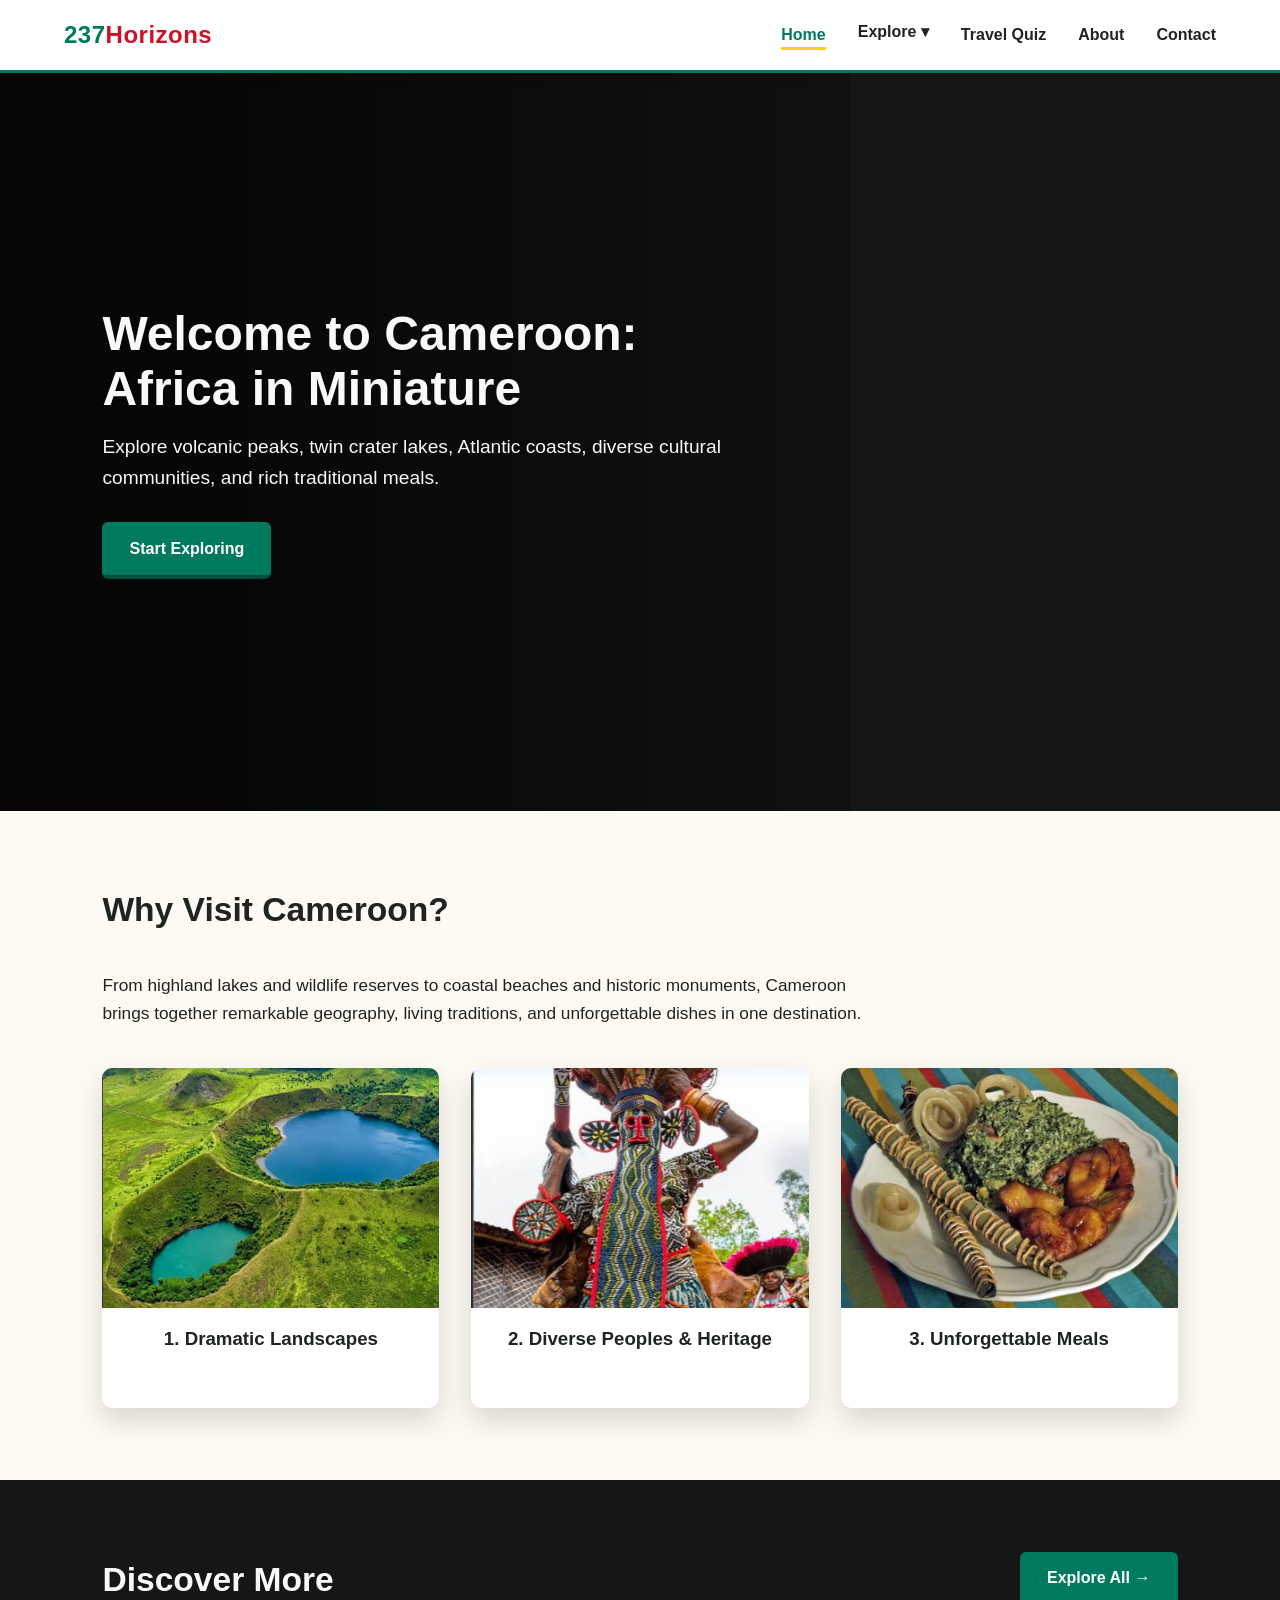
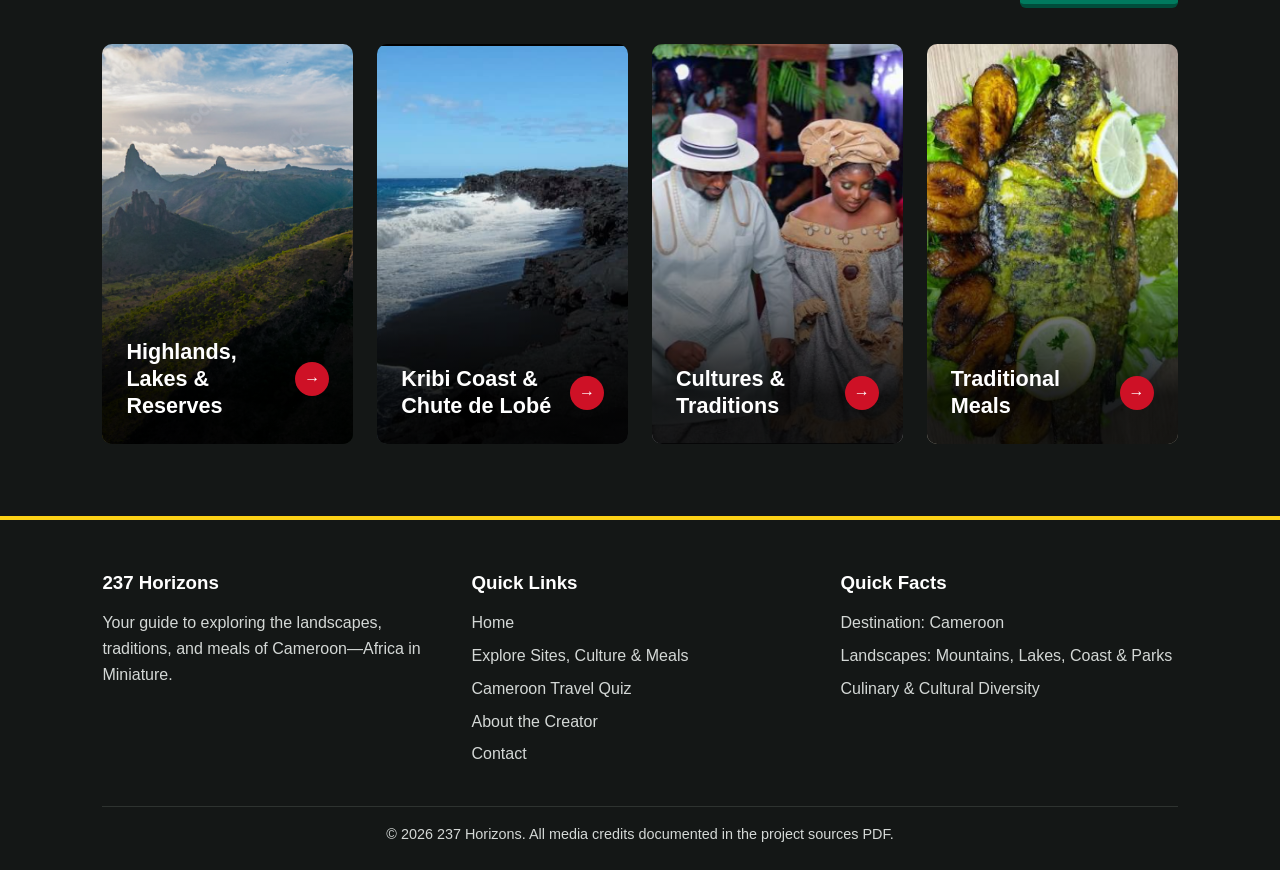
<file: index.html>
<!DOCTYPE html>
<html lang="en">
<head>
  <meta charset="UTF-8">
  <meta name="viewport" content="width=device-width, initial-scale=1.0">
  <title>237 Horizons | Discover Cameroon - Africa in Miniature</title>
  <link rel="stylesheet" href="css/style.css">
</head>
<body>

  <!-- SHARED NAVIGATION -->
  <header>
    <nav class="navbar">
      <a href="index.html" class="logo">237<span>Horizons</span></a>
      <ul class="nav-links">
        <li><a href="index.html" class="active">Home</a></li>
        <li>
          <details class="mega-dropdown">
            <summary>Explore &#9662;</summary>
            <div class="dropdown-panel">
              <div class="dropdown-links">
                <a href="explore.html#attractions">
                  <strong>Tourist Sites</strong>
                  <span>Mount Fako, Chute de Lob&eacute;, Mfoumban &amp; Waza</span>
                </a>
                <a href="explore.html#culture">
                  <strong>Traditions &amp; Culture</strong>
                  <span>Grassfields, Sawa, Beti-Fang, Islamic &amp; Pygmies</span>
                </a>
                <a href="explore.html#cuisine">
                  <strong>Cameroonian Meals</strong>
                  <span>Ndol&eacute;, Mbongo Tchobi, Okok, Sanga &amp; more</span>
                </a>
              </div>
              <button type="button" class="close-menu-btn" onclick="this.closest('details').removeAttribute('open')">
                Close menu &times;
              </button>
            </div>
          </details>
        </li>
        <li><a href="quiz.html">Travel Quiz</a></li>
        <li><a href="about.html">About</a></li>
        <li><a href="contact.html">Contact</a></li>
      </ul>
    </nav>
  </header>

  <main>
    <!-- 1. HERO BANNER: VIDEO + 3 IMAGES (5s DIAPORAMA) -->
    <section class="hero-slideshow" aria-label="Cameroon Highlights Slideshow">
      <div class="slide slide-1">
        <video autoplay muted loop playsinline>
          <source src="assets/videos/welcom1.mp4" type="video/mp4">
          Your browser does not support the video tag.
        </video>
      </div>
      <div class="slide slide-2" style="background-image: url('assets/images/welcom2.png');" role="img" aria-label="Welcome scene in Cameroon"></div>
      <div class="slide slide-3" style="background-image: url('assets/images/chute de lobe.png');" role="img" aria-label="Chute de Lobe waterfalls meeting the sea"></div>
      <div class="slide slide-4" style="background-image: url('assets/images/Mout Fako.png');" role="img" aria-label="Mount Fako volcanic peak in Cameroon"></div>

      <div class="hero-overlay">
        <h1>Welcome to Cameroon: Africa in Miniature</h1>
        <p>Explore volcanic peaks, twin crater lakes, Atlantic coasts, diverse cultural communities, and rich traditional meals.</p>
        <div>
          <a href="explore.html" class="btn-3d">Start Exploring</a>
        </div>
      </div>
    </section>

    <!-- 2. DESTINATION INTRODUCTION & 3 REASONS TO VISIT -->
    <section class="section-container">
      <div class="section-header">
        <h2>Why Visit Cameroon?</h2>
      </div>
      <p style="max-width: 780px; margin-bottom: 2.5rem; font-size: 1.08rem;">
        From highland lakes and wildlife reserves to coastal beaches and historic monuments, Cameroon brings together remarkable geography, living traditions, and unforgettable dishes in one destination.
      </p>

      <div class="flip-grid">
        <article class="flip-card" tabindex="0">
          <div class="flip-inner">
            <div class="flip-front">
              <img src="assets/images/twins lake of muanenguba.png" alt="Twin Lakes of Manenguba in Cameroon">
              <div class="flip-front-caption">
                <h3>1. Dramatic Landscapes</h3>
              </div>
            </div>
            <div class="flip-back">
              <h3>Peaks, Lakes &amp; Coasts</h3>
              <p>Discover Mount Fako, Mount Rhumsiki, the Twin Lakes of Manenguba, Mbati Lake, Waza Park, Dja Reserve, and Black Kribi Beach.</p>
            </div>
          </div>
        </article>

        <article class="flip-card" tabindex="0">
          <div class="flip-inner">
            <div class="flip-front">
              <img src="assets/images/grassfield culture.png" alt="Grassfield cultural traditions in Cameroon">
              <div class="flip-front-caption">
                <h3>2. Diverse Peoples &amp; Heritage</h3>
              </div>
            </div>
            <div class="flip-back">
              <h3>Living Traditions</h3>
              <p>Experience the distinct heritage of Grassfield, Islamic, Center Beti-Fang, Sawa, and Pygmy communities across the country.</p>
            </div>
          </div>
        </article>

        <article class="flip-card" tabindex="0">
          <div class="flip-inner">
            <div class="flip-front">
              <img src="assets/images/ndole au friture.png" alt="Ndole au friture Cameroonian meal">
              <div class="flip-front-caption">
                <h3>3. Unforgettable Meals</h3>
              </div>
            </div>
            <div class="flip-back">
              <h3>Taste of Cameroon</h3>
              <p>Enjoy Ndol&eacute; au friture, Mbongo Tchobi, Okok sucr&eacute;, Sanga, Koki plantain, Poisson brais&eacute; au plantain, and more.</p>
            </div>
          </div>
        </article>
      </div>
    </section>

    <!-- 3. NASA-STYLE VERTICAL "DISCOVER MORE" SHOWCASE -->
    <section class="section-container dark-showcase">
      <div class="section-header">
        <h2>Discover More</h2>
        <a href="explore.html" class="btn-3d">Explore All &rarr;</a>
      </div>

      <div class="discover-grid">
        <a href="explore.html#attractions" class="vertical-card" style="background-image: url('assets/images/Mount rhumsiki.png');">
          <div class="card-content">
            <h3>Highlands, Lakes &amp; Reserves</h3>
            <span class="arrow-badge">&rarr;</span>
          </div>
        </a>

        <a href="explore.html#attractions" class="vertical-card" style="background-image: url('assets/images/black kribi beach.png');">
          <div class="card-content">
            <h3>Kribi Coast &amp; Chute de Lob&eacute;</h3>
            <span class="arrow-badge">&rarr;</span>
          </div>
        </a>

        <a href="explore.html#culture" class="vertical-card" style="background-image: url('assets/images/sawa people.png');">
          <div class="card-content">
            <h3>Cultures &amp; Traditions</h3>
            <span class="arrow-badge">&rarr;</span>
          </div>
        </a>

        <a href="explore.html#cuisine" class="vertical-card" style="background-image: url('assets/images/poisson braise au plantain.png');">
          <div class="card-content">
            <h3>Traditional Meals</h3>
            <span class="arrow-badge">&rarr;</span>
          </div>
        </a>
      </div>
    </section>
  </main>

  <!-- SHARED FOOTER -->
  <footer class="site-footer">
    <div class="footer-grid">
      <div>
        <h3>237 Horizons</h3>
        <p>Your guide to exploring the landscapes, traditions, and meals of Cameroon&mdash;Africa in Miniature.</p>
      </div>
      <div>
        <h3>Quick Links</h3>
        <ul>
          <li><a href="index.html">Home</a></li>
          <li><a href="explore.html">Explore Sites, Culture &amp; Meals</a></li>
          <li><a href="quiz.html">Cameroon Travel Quiz</a></li>
          <li><a href="about.html">About the Creator</a></li>
          <li><a href="contact.html">Contact</a></li>
        </ul>
      </div>
      <div>
        <h3>Quick Facts</h3>
        <ul>
          <li>Destination: Cameroon</li>
          <li>Landscapes: Mountains, Lakes, Coast &amp; Parks</li>
          <li>Culinary &amp; Cultural Diversity</li>
        </ul>
      </div>
    </div>
    <div class="footer-bottom">
      <p>&copy; 2026 237 Horizons. All media credits documented in the project sources PDF.</p>
    </div>
  </footer>

</body>
</html>
</file>
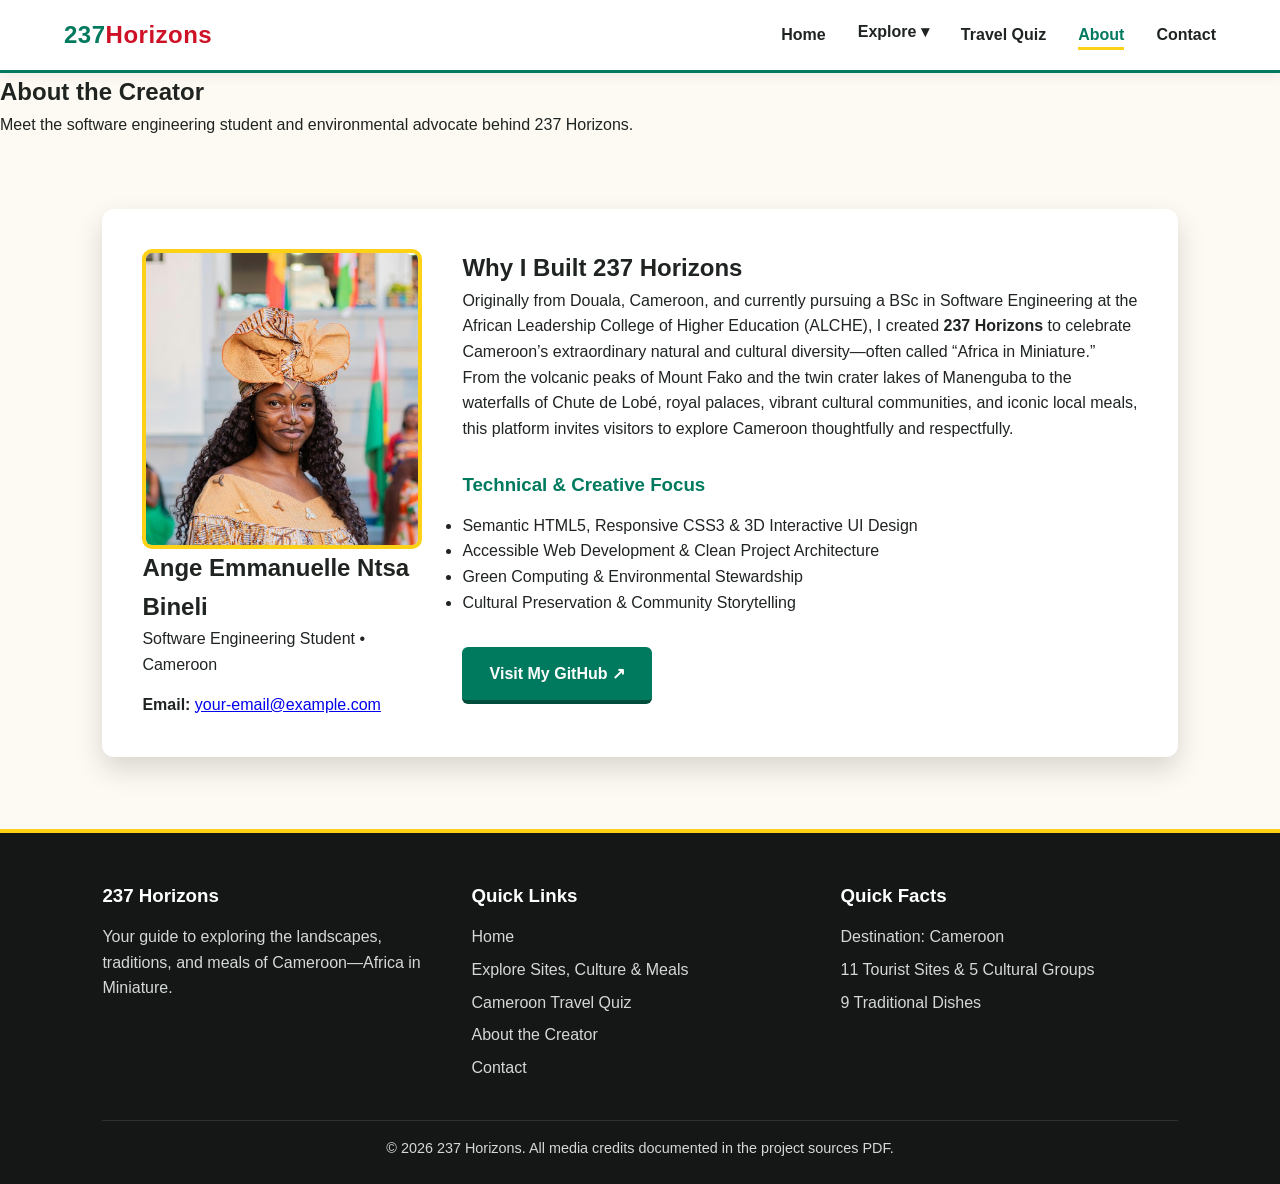
<file: about.html>
<!DOCTYPE html>
<html lang="en">
<head>
  <meta charset="UTF-8">
  <meta name="viewport" content="width=device-width, initial-scale=1.0">
  <title>About the Creator | 237 Horizons</title>
  <link rel="stylesheet" href="css/style.css">
</head>
<body>

  <!-- SHARED NAVIGATION -->
  <header>
    <nav class="navbar">
      <a href="index.html" class="logo">237<span>Horizons</span></a>
      <ul class="nav-links">
        <li><a href="index.html">Home</a></li>
        <li>
          <details class="mega-dropdown">
            <summary>Explore &#9662;</summary>
            <div class="dropdown-panel">
              <div class="dropdown-links">
                <a href="explore.html#attractions">
                  <strong>Tourist Sites</strong>
                  <span>11 landmarks, parks, lakes &amp; coasts</span>
                </a>
                <a href="explore.html#culture">
                  <strong>Traditions &amp; Culture</strong>
                  <span>Grassfields, Islamic, Beti-Fang, Sawa &amp; Pygmies</span>
                </a>
                <a href="explore.html#cuisine">
                  <strong>Cameroonian Meals</strong>
                  <span>9 iconic dishes</span>
                </a>
              </div>
              <button type="button" class="close-menu-btn" onclick="this.closest('details').removeAttribute('open')">
                Close menu &times;
              </button>
            </div>
          </details>
        </li>
        <li><a href="quiz.html">Travel Quiz</a></li>
        <li><a href="about.html" class="active">About</a></li>
        <li><a href="contact.html">Contact</a></li>
      </ul>
    </nav>
  </header>

  <main>
    <section class="page-banner">
      <h1>About the Creator</h1>
      <p>Meet the software engineering student and environmental advocate behind 237 Horizons.</p>
    </section>

    <section class="section-container">
      <div class="about-grid">
        <div class="profile-card">
          <img src="assets/images/profile.jpeg" alt="Portrait of Ange Emmanuelle Ntsa Bineli" class="profile-pic">
          <h2>Ange Emmanuelle Ntsa Bineli</h2>
          <p class="role-badge">Software Engineering Student &bull; Cameroon</p>
          <p style="margin-top: 0.9rem;">
            <strong>Email:</strong>
            <a href="mailto:your-email@example.com">your-email@example.com</a>
          </p>
        </div>

        <div class="about-content">
          <h2>Why I Built 237 Horizons</h2>
          <p>
            Originally from Douala, Cameroon, and currently pursuing a BSc in Software Engineering at the African Leadership College of Higher Education (ALCHE), I created <strong>237 Horizons</strong> to celebrate Cameroon&rsquo;s extraordinary natural and cultural diversity—often called &ldquo;Africa in Miniature.&rdquo;
          </p>
          <p>
            From the volcanic peaks of Mount Fako and the twin crater lakes of Manenguba to the waterfalls of Chute de Lob&eacute;, royal palaces, vibrant cultural communities, and iconic local meals, this platform invites visitors to explore Cameroon thoughtfully and respectfully.
          </p>

          <h3 style="margin-top: 1.8rem; margin-bottom: 0.8rem; color: var(--cam-green);">Technical &amp; Creative Focus</h3>
          <ul class="skills-list">
            <li>Semantic HTML5, Responsive CSS3 &amp; 3D Interactive UI Design</li>
            <li>Accessible Web Development &amp; Clean Project Architecture</li>
            <li>Green Computing &amp; Environmental Stewardship</li>
            <li>Cultural Preservation &amp; Community Storytelling</li>
          </ul>

          <div style="margin-top: 2rem;">
            <a href="https://github.com/binelintsa-sketch" target="_blank" rel="noopener noreferrer" class="btn-3d">
              Visit My GitHub &nearr;
            </a>
          </div>
        </div>
      </div>
    </section>
  </main>

  <!-- SHARED FOOTER -->
  <footer class="site-footer">
    <div class="footer-grid">
      <div>
        <h3>237 Horizons</h3>
        <p>Your guide to exploring the landscapes, traditions, and meals of Cameroon&mdash;Africa in Miniature.</p>
      </div>
      <div>
        <h3>Quick Links</h3>
        <ul>
          <li><a href="index.html">Home</a></li>
          <li><a href="explore.html">Explore Sites, Culture &amp; Meals</a></li>
          <li><a href="quiz.html">Cameroon Travel Quiz</a></li>
          <li><a href="about.html">About the Creator</a></li>
          <li><a href="contact.html">Contact</a></li>
        </ul>
      </div>
      <div>
        <h3>Quick Facts</h3>
        <ul>
          <li>Destination: Cameroon</li>
          <li>11 Tourist Sites &amp; 5 Cultural Groups</li>
          <li>9 Traditional Dishes</li>
        </ul>
      </div>
    </div>
    <div class="footer-bottom">
      <p>&copy; 2026 237 Horizons. All media credits documented in the project sources PDF.</p>
    </div>
  </footer>

</body>
</html>
</file>
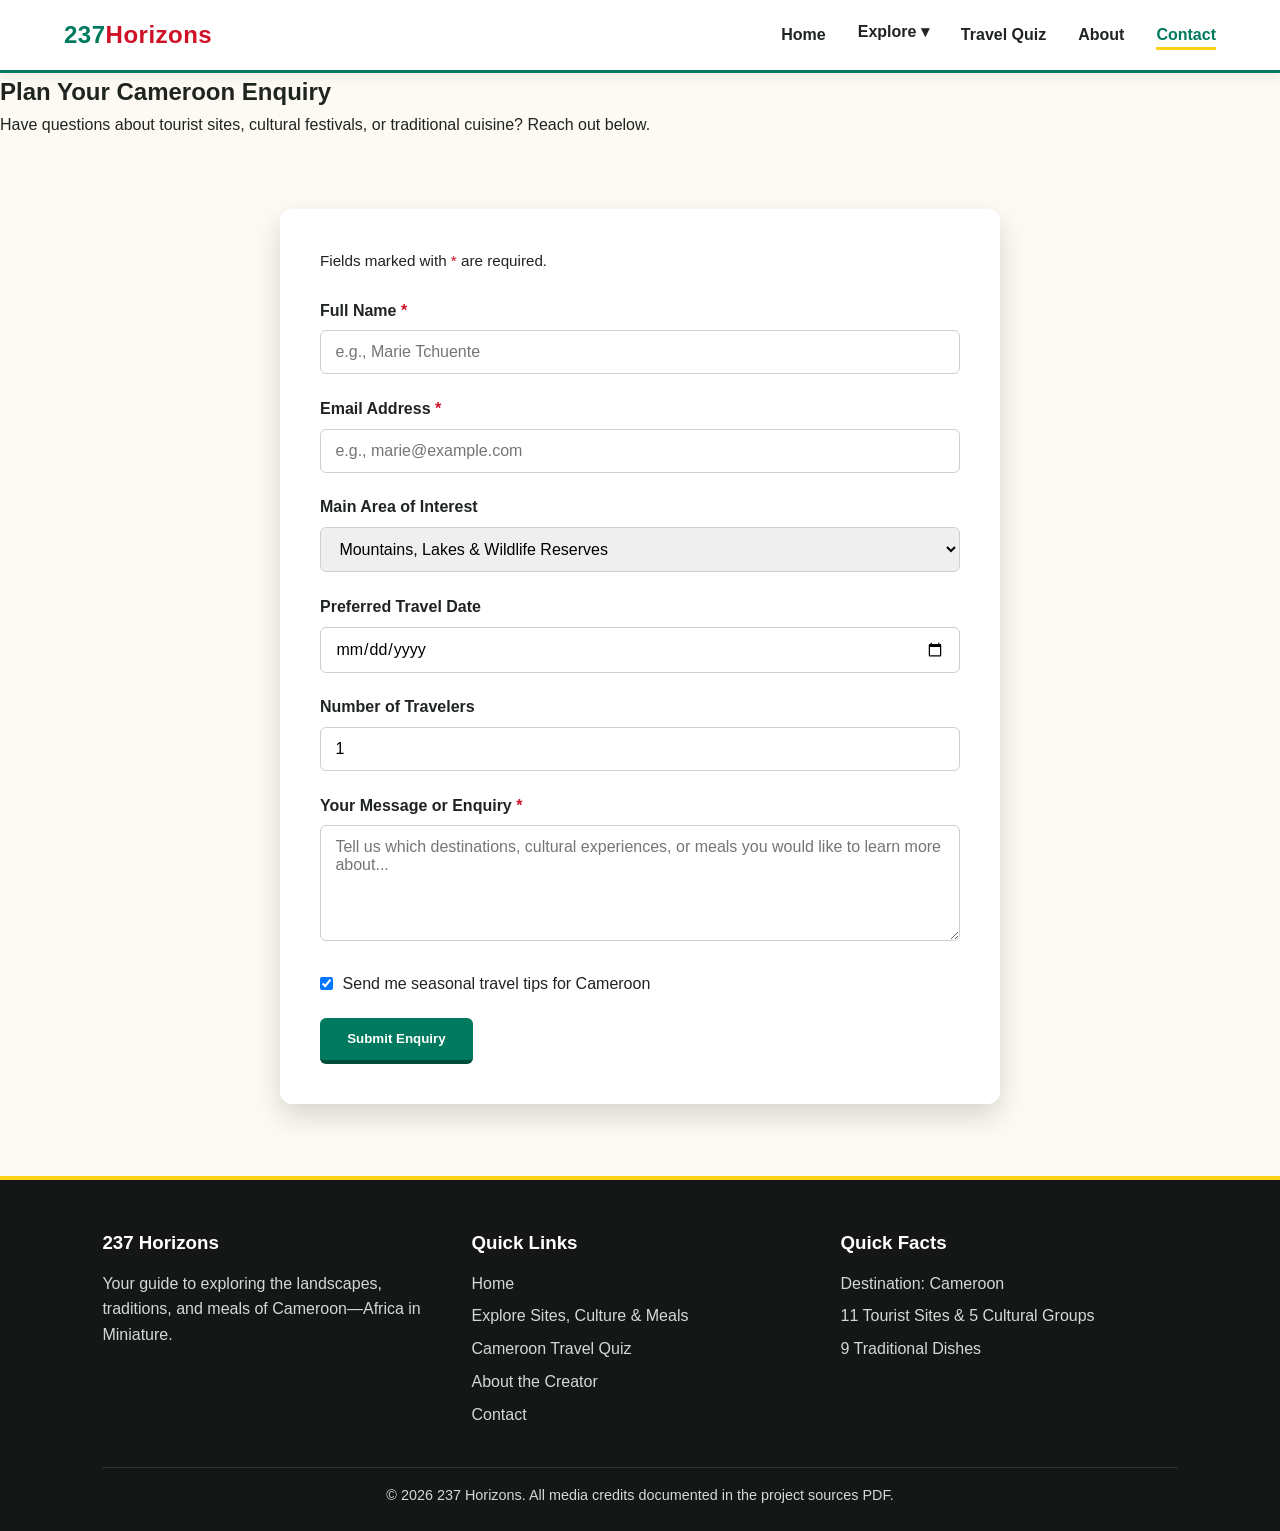
<file: contact.html>
<!DOCTYPE html>
<html lang="en">
<head>
  <meta charset="UTF-8">
  <meta name="viewport" content="width=device-width, initial-scale=1.0">
  <title>Contact &amp; Travel Enquiries | 237 Horizons</title>
  <link rel="stylesheet" href="css/style.css">
</head>
<body>

  <!-- SHARED NAVIGATION -->
  <header>
    <nav class="navbar">
      <a href="index.html" class="logo">237<span>Horizons</span></a>
      <ul class="nav-links">
        <li><a href="index.html">Home</a></li>
        <li>
          <details class="mega-dropdown">
            <summary>Explore &#9662;</summary>
            <div class="dropdown-panel">
              <div class="dropdown-links">
                <a href="explore.html#attractions">
                  <strong>Tourist Sites</strong>
                  <span>11 landmarks, parks, lakes &amp; coasts</span>
                </a>
                <a href="explore.html#culture">
                  <strong>Traditions &amp; Culture</strong>
                  <span>Grassfields, Islamic, Beti-Fang, Sawa &amp; Pygmies</span>
                </a>
                <a href="explore.html#cuisine">
                  <strong>Cameroonian Meals</strong>
                  <span>9 iconic dishes on 3D flip cards</span>
                </a>
              </div>
              <button type="button" class="close-menu-btn" onclick="this.closest('details').removeAttribute('open')">
                Close menu &times;
              </button>
            </div>
          </details>
        </li>
        <li><a href="quiz.html">Travel Quiz</a></li>
        <li><a href="about.html">About</a></li>
        <li><a href="contact.html" class="active">Contact</a></li>
      </ul>
    </nav>
  </header>

  <main>
    <section class="page-banner">
      <h1>Plan Your Cameroon Enquiry</h1>
      <p>Have questions about tourist sites, cultural festivals, or traditional cuisine? Reach out below.</p>
    </section>

    <section class="section-container">
      <div class="contact-form-wrapper">
        <p style="margin-bottom: 1.5rem; font-size: 0.95rem;">
          Fields marked with <span class="required-star">*</span> are required.
        </p>

        <form id="contact-form">
          <div class="form-group">
            <label for="full-name">Full Name <span class="required-star">*</span></label>
            <input type="text" id="full-name" name="fullName" placeholder="e.g., Marie Tchuente" required>
          </div>

          <div class="form-group">
            <label for="email">Email Address <span class="required-star">*</span></label>
            <input type="email" id="email" name="email" placeholder="e.g., marie@example.com" required>
          </div>

          <div class="form-group">
            <label for="interest">Main Area of Interest</label>
            <select id="interest" name="interest">
              <option value="Mountains, Lakes &amp; Reserves">Mountains, Lakes &amp; Wildlife Reserves</option>
              <option value="Kribi Coast &amp; Chute de Lobe">Kribi Coast &amp; Chute de Lob&eacute;</option>
              <option value="Royal Palaces &amp; Monuments">Royal Palaces &amp; Monuments</option>
              <option value="Cultural Traditions &amp; Festivals">Cultural Traditions &amp; Festivals</option>
              <option value="Cameroonian Gastronomy">Cameroonian Gastronomy</option>
            </select>
          </div>

          <div class="form-group">
            <label for="travel-date">Preferred Travel Date</label>
            <input type="date" id="travel-date" name="travelDate">
          </div>

          <div class="form-group">
            <label for="travelers">Number of Travelers</label>
            <input type="number" id="travelers" name="travelers" min="1" max="30" value="1">
          </div>

          <div class="form-group">
            <label for="message">Your Message or Enquiry <span class="required-star">*</span></label>
            <textarea id="message" name="message" rows="5" placeholder="Tell us which destinations, cultural experiences, or meals you would like to learn more about..." required></textarea>
          </div>

          <div class="form-group checkbox-row">
            <input type="checkbox" id="guide-updates" name="guideUpdates" checked>
            <label for="guide-updates" style="margin-bottom: 0; font-weight: 500;">Send me seasonal travel tips for Cameroon</label>
          </div>

          <button type="submit" class="btn-3d">Submit Enquiry</button>
        </form>

        <!-- IMMEDIATE SUBMISSION FEEDBACK MESSAGE -->
        <div id="form-feedback" class="form-feedback" role="status" aria-live="polite"></div>
      </div>
    </section>
  </main>

  <!-- SHARED FOOTER -->
  <footer class="site-footer">
    <div class="footer-grid">
      <div>
        <h3>237 Horizons</h3>
        <p>Your guide to exploring the landscapes, traditions, and meals of Cameroon&mdash;Africa in Miniature.</p>
      </div>
      <div>
        <h3>Quick Links</h3>
        <ul>
          <li><a href="index.html">Home</a></li>
          <li><a href="explore.html">Explore Sites, Culture &amp; Meals</a></li>
          <li><a href="quiz.html">Cameroon Travel Quiz</a></li>
          <li><a href="about.html">About the Creator</a></li>
          <li><a href="contact.html">Contact</a></li>
        </ul>
      </div>
      <div>
        <h3>Quick Facts</h3>
        <ul>
          <li>Destination: Cameroon</li>
          <li>11 Tourist Sites &amp; 5 Cultural Groups</li>
          <li>9 Traditional Dishes</li>
        </ul>
      </div>
    </div>
    <div class="footer-bottom">
      <p>&copy; 2026 237 Horizons. All media credits documented in the project sources PDF.</p>
    </div>
  </footer>

  <script src="js/script.js"></script>
</body>
</html>
</file>
<file: css/style.css>
/* =========================================
   1. CSS VARIABLES & RESET
   ========================================= */
:root {
  --cam-green: #007a5e;
  --cam-red: #ce1126;
  --cam-yellow: #fcd116;
  --warm-cream: #fdfaf3;
  --drawer-gold: #fce38a;
  --dark-bg: #141716;
  --text-dark: #1f2421;
  --text-light: #f8f9fa;
  --card-shadow: 0 12px 28px rgba(0, 0, 0, 0.15);
  --transition: 0.35s ease;
}

* {
  box-sizing: border-box;
  margin: 0;
  padding: 0;
}

html {
  scroll-behavior: smooth;
}

body {
  font-family: 'Segoe UI', Tahoma, Geneva, Verdana, sans-serif;
  background-color: var(--warm-cream);
  color: var(--text-dark);
  line-height: 1.6;
}

img {
  max-width: 100%;
  display: block;
}

/* =========================================
   2. SHARED NAVIGATION & MEGA DRAWER
   ========================================= */
.navbar {
  position: sticky;
  top: 0;
  z-index: 1000;
  background-color: #ffffff;
  border-bottom: 3px solid var(--cam-green);
  display: flex;
  justify-content: space-between;
  align-items: center;
  padding: 1rem 5%;
  box-shadow: 0 4px 12px rgba(0, 0, 0, 0.06);
}

.logo {
  font-size: 1.5rem;
  font-weight: 800;
  text-decoration: none;
  color: var(--cam-green);
  letter-spacing: 0.5px;
}

.logo span {
  color: var(--cam-red);
}

.nav-links {
  list-style: none;
  display: flex;
  align-items: center;
  gap: 2rem;
}

.nav-links a,
.mega-dropdown summary {
  text-decoration: none;
  color: var(--text-dark);
  font-weight: 600;
  font-size: 1rem;
  cursor: pointer;
  padding-bottom: 4px;
  border-bottom: 3px solid transparent;
  transition: color var(--transition), border-color var(--transition);
  list-style: none;
}

.mega-dropdown summary::-webkit-details-marker {
  display: none;
}

.nav-links a:hover,
.mega-dropdown summary:hover,
.nav-links a.active {
  color: var(--cam-green);
  border-bottom-color: var(--cam-yellow);
}

/* Full-width dropdown drawer with Close Menu button */
.dropdown-panel {
  position: absolute;
  left: 0;
  right: 0;
  top: 100%;
  background-color: var(--drawer-gold);
  padding: 2rem 5%;
  display: flex;
  justify-content: space-between;
  align-items: flex-start;
  box-shadow: 0 12px 24px rgba(0, 0, 0, 0.12);
  border-bottom: 3px solid var(--cam-red);
}

.dropdown-links {
  display: grid;
  grid-template-columns: repeat(3, minmax(200px, 1fr));
  gap: 2rem;
}

.dropdown-links a {
  display: flex;
  flex-direction: column;
  border-bottom: none;
}

.dropdown-links strong {
  font-size: 1.1rem;
  color: var(--text-dark);
}

.dropdown-links span {
  font-size: 0.9rem;
  font-style: italic;
  font-weight: 400;
  color: #3a3a3a;
}

.close-menu-btn {
  background: transparent;
  border: 2px solid var(--text-dark);
  color: var(--text-dark);
  padding: 0.45rem 0.9rem;
  border-radius: 4px;
  font-weight: 700;
  cursor: pointer;
  transition: background var(--transition), color var(--transition);
}

.close-menu-btn:hover {
  background: var(--text-dark);
  color: #ffffff;
}

/* =========================================
   3. HERO DIAPORAMA (VIDEO + 3 IMAGES @ 5s)
   ========================================= */
.hero-slideshow {
  position: relative;
  height: 82vh;
  overflow: hidden;
  background-color: var(--dark-bg);
  color: var(--text-light);
}

.slide {
  position: absolute;
  inset: 0;
  background-size: cover;
  background-position: center;
  opacity: 0;
  animation: diaporama 20s infinite;
}

.slide video {
  width: 100%;
  height: 100%;
  object-fit: cover;
}

/* 4 slides x 5 seconds each = 20s total cycle */
.slide-1 { animation-delay: 0s; }
.slide-2 { animation-delay: 5s; }
.slide-3 { animation-delay: 10s; }
.slide-4 { animation-delay: 15s; }

@keyframes diaporama {
  0%   { opacity: 0; transform: scale(1.04); }
  5%   { opacity: 1; transform: scale(1); }
  25%  { opacity: 1; }
  30%  { opacity: 0; }
  100% { opacity: 0; }
}

.hero-overlay {
  position: relative;
  z-index: 2;
  height: 100%;
  background: linear-gradient(to right, rgba(0, 0, 0, 0.72) 25%, rgba(0, 0, 0, 0.25) 100%);
  display: flex;
  flex-direction: column;
  justify-content: center;
  padding: 0 8%;
  max-width: 850px;
}

.hero-overlay h1 {
  font-size: 3rem;
  line-height: 1.15;
  margin-bottom: 1rem;
}

.hero-overlay p {
  font-size: 1.2rem;
  margin-bottom: 1.8rem;
}

/* =========================================
   4. 3D TACTILE BUTTONS & LAYOUT SECTIONS
   ========================================= */
.btn-3d {
  display: inline-block;
  background-color: var(--cam-green);
  color: #ffffff;
  text-decoration: none;
  font-weight: 700;
  padding: 0.85rem 1.7rem;
  border-radius: 6px;
  border: none;
  border-bottom: 4px solid #004d3b;
  cursor: pointer;
  transition: transform 0.15s ease, background-color var(--transition);
}

.btn-3d:hover {
  background-color: #009170;
}

.btn-3d:active {
  transform: translateY(3px);
  border-bottom-width: 1px;
}

.section-container {
  padding: 4.5rem 8%;
}

.section-header {
  display: flex;
  justify-content: space-between;
  align-items: center;
  margin-bottom: 2.2rem;
}

.section-header h2 {
  font-size: 2.1rem;
  color: var(--text-dark);
}

/* =========================================
   5. DISCOVER MORE VERTICAL CARDS (3D TILT)
   ========================================= */
.dark-showcase {
  background-color: var(--dark-bg);
  color: var(--text-light);
}

.dark-showcase h2 {
  color: var(--text-light);
}

.discover-grid {
  display: grid;
  grid-template-columns: repeat(auto-fit, minmax(230px, 1fr));
  gap: 1.5rem;
  perspective: 1000px;
}

.vertical-card {
  position: relative;
  height: 400px;
  border-radius: 10px;
  overflow: hidden;
  background-size: cover;
  background-position: center;
  display: flex;
  align-items: flex-end;
  padding: 1.5rem;
  color: #ffffff;
  text-decoration: none;
  transition: transform 0.4s ease, box-shadow 0.4s ease;
}

.vertical-card:hover {
  transform: translateY(-10px) rotateX(4deg);
  box-shadow: 0 18px 32px rgba(0, 0, 0, 0.5);
}

.vertical-card::after {
  content: "";
  position: absolute;
  inset: 0;
  background: linear-gradient(to top, rgba(0, 0, 0, 0.88) 12%, transparent 65%);
  z-index: 1;
}

.card-content {
  position: relative;
  z-index: 2;
  display: flex;
  justify-content: space-between;
  align-items: center;
  width: 100%;
  gap: 0.75rem;
}

.card-content h3 {
  font-size: 1.35rem;
  line-height: 1.25;
}

.arrow-badge {
  background-color: var(--cam-red);
  color: #ffffff;
  width: 34px;
  height: 34px;
  border-radius: 50%;
  flex-shrink: 0;
  display: inline-flex;
  align-items: center;
  justify-content: center;
  font-weight: bold;
  transition: transform 0.3s ease;
}

.vertical-card:hover .arrow-badge {
  transform: translateX(5px);
}

/* =========================================
   6. 3D FLIP CARDS (CUISINE & CULTURE)
   ========================================= */
.flip-grid {
  display: grid;
  grid-template-columns: repeat(auto-fit, minmax(260px, 1fr));
  gap: 2rem;
}

.flip-card {
  height: 340px;
  perspective: 1000px;
}

.flip-inner {
  position: relative;
  width: 100%;
  height: 100%;
  transition: transform 0.75s cubic-bezier(0.4, 0.2, 0.2, 1);
  transform-style: preserve-3d;
}

.flip-card:hover .flip-inner,
.flip-card:focus-within .flip-inner {
  transform: rotateY(180deg);
}

.flip-front,
.flip-back {
  position: absolute;
  inset: 0;
  border-radius: 10px;
  overflow: hidden;
  backface-visibility: hidden;
  box-shadow: var(--card-shadow);
}

.flip-front {
  background-color: #ffffff;
  display: flex;
  flex-direction: column;
}

.flip-front img {
  width: 100%;
  height: 240px;
  object-fit: cover;
}

.flip-front-caption {
  padding: 1rem;
  text-align: center;
}

.flip-back {
  background-color: var(--cam-green);
  color: #ffffff;
  transform: rotateY(180deg);
  padding: 1.8rem;
  display: flex;
  flex-direction: column;
  justify-content: center;
  gap: 0.75rem;
}

.flip-back h3 {
  color: var(--cam-yellow);
}

/* =========================================
   7. SHARED FOOTER & RESPONSIVE TWEAKS
   ========================================= */
.site-footer {
  background-color: var(--dark-bg);
  color: #d4d8d6;
  padding: 3rem 8% 1.5rem;
  border-top: 4px solid var(--cam-yellow);
}

.footer-grid {
  display: grid;
  grid-template-columns: repeat(auto-fit, minmax(220px, 1fr));
  gap: 2rem;
  margin-bottom: 2rem;
}

.site-footer h3 {
  color: #ffffff;
  margin-bottom: 0.8rem;
}

.site-footer ul {
  list-style: none;
}

.site-footer li {
  margin-bottom: 0.45rem;
}

.site-footer a {
  color: #d4d8d6;
  text-decoration: none;
}

.site-footer a:hover {
  color: var(--cam-yellow);
}

.footer-bottom {
  border-top: 1px solid #2e3330;
  padding-top: 1rem;
  text-align: center;
  font-size: 0.9rem;
}

@media (max-width: 768px) {
  .navbar {
    flex-direction: column;
    gap: 0.8rem;
  }
  .nav-links {
    flex-wrap: wrap;
    justify-content: center;
    gap: 1rem;
  }
  .dropdown-panel {
    flex-direction: column;
    gap: 1rem;
  }
  .dropdown-links {
    grid-template-columns: 1fr;
  }
  .hero-overlay h1 {
    font-size: 2.1rem;
  }
}
/* =========================================
   9. ABOUT PAGE & CONTACT FORM STYLES
   ========================================= */
.about-grid {
  display: grid;
  grid-template-columns: 280px 1fr;
  gap: 2.5rem;
  align-items: start;
  background: #ffffff;
  padding: 2.5rem;
  border-radius: 12px;
  box-shadow: var(--card-shadow);
}

.profile-pic {
  width: 100%;
  height: 300px;
  object-fit: cover;
  border-radius: 10px;
  border: 4px solid var(--cam-yellow);
}

.skills-columns {
  display: grid;
  grid-template-columns: repeat(auto-fit, minmax(220px, 1fr));
  gap: 1.5rem;
  margin-top: 1.5rem;
}

.skill-card {
  background-color: var(--warm-cream);
  padding: 1.3rem;
  border-radius: 8px;
  border-top: 4px solid var(--cam-green);
}

.skill-card h3 {
  color: var(--cam-green);
  margin-bottom: 0.6rem;
}

.skill-card ul {
  padding-left: 1.2rem;
}

.contact-links {
  margin-top: 1.5rem;
  display: flex;
  flex-wrap: wrap;
  gap: 1rem;
}

.contact-form-wrapper {
  max-width: 720px;
  margin: 0 auto;
  background: #ffffff;
  padding: 2.5rem;
  border-radius: 12px;
  box-shadow: var(--card-shadow);
}

.form-group {
  margin-bottom: 1.35rem;
}

.form-group label {
  display: block;
  font-weight: 700;
  margin-bottom: 0.45rem;
  color: var(--text-dark);
}

.required-star {
  color: var(--cam-red);
}

.form-group input,
.form-group select,
.form-group textarea {
  width: 100%;
  padding: 0.75rem 0.9rem;
  border: 1.5px solid #cbd2ce;
  border-radius: 6px;
  font-family: inherit;
  font-size: 1rem;
  transition: border-color var(--transition);
}

.form-group input:focus,
.form-group select:focus,
.form-group textarea:focus {
  outline: none;
  border-color: var(--cam-green);
}

.checkbox-row {
  display: flex;
  align-items: center;
  gap: 0.6rem;
}

.checkbox-row input {
  width: auto;
}

.form-feedback {
  margin-top: 1.8rem;
  padding: 1.4rem;
  border-radius: 8px;
  background-color: #e6f4ef;
  border-left: 6px solid var(--cam-green);
  color: var(--text-dark);
  display: none;
}

@media (max-width: 768px) {
  .about-grid {
    grid-template-columns: 1fr;
  }
}
</file>
